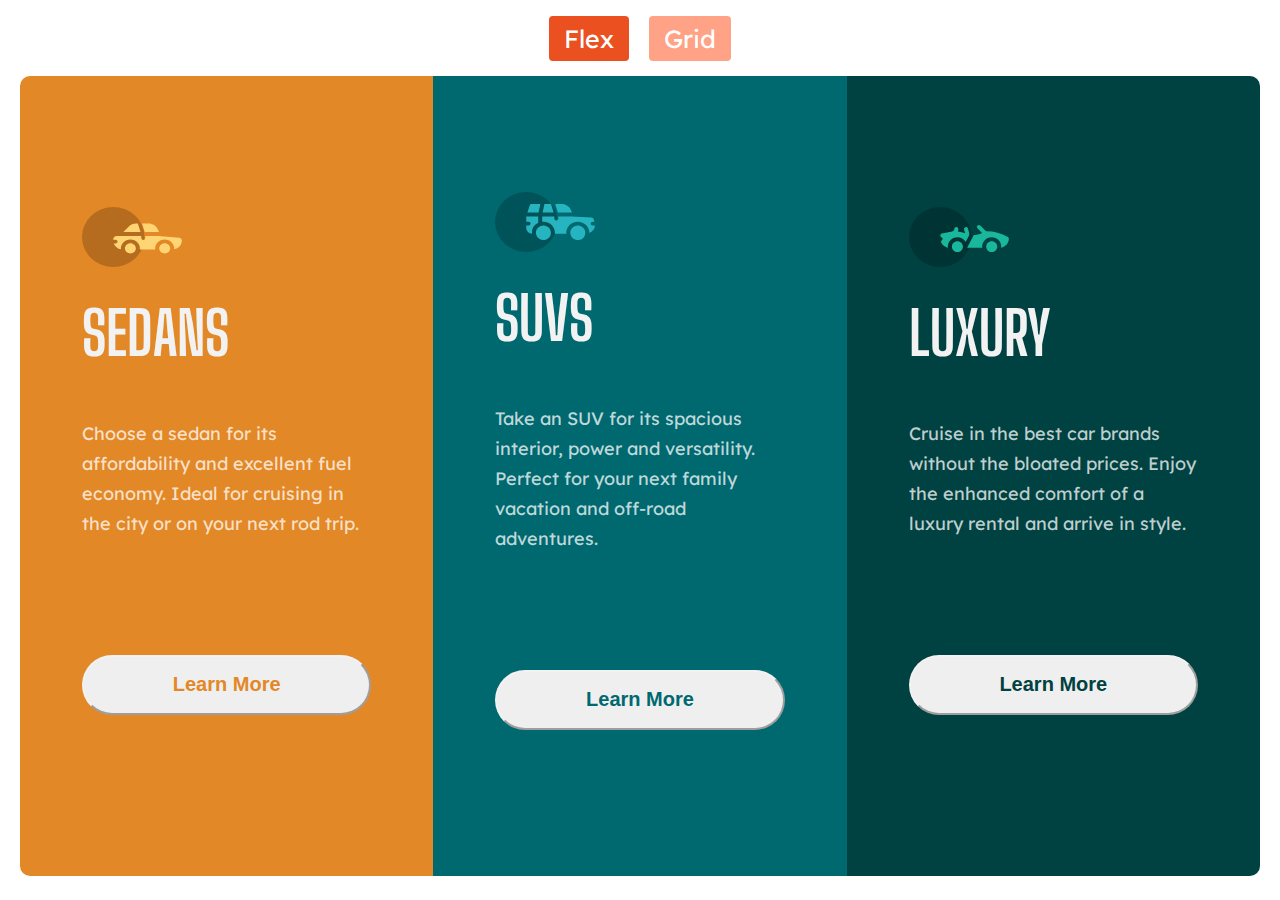
<file: index.html>
<!DOCTYPE html>
<html lang="en">
  <head>
    <meta charset="UTF-8" />
    <meta http-equiv="X-UA-Compatible" content="IE=edge" />
    <meta name="viewport" content="width=device-width, initial-scale=1.0" />
    <title>3-Column Card</title>
    <link rel="icon" href="images/favicon-32x32.png" />
    <link rel="stylesheet" href="index.css" />

    <!-- Google Fonts -->

    <link rel="preconnect" href="https://fonts.googleapis.com">
    <link rel="preconnect" href="https://fonts.gstatic.com" crossorigin>
    <link href="https://fonts.googleapis.com/css2?family=Big+Shoulders+Display:wght@700&family=Lexend+Deca&display=swap" rel="stylesheet">
  </head>
  <body>
    <header>
      <nav>
        <ul>
          <li><a class="active" id="flex-btn" href="index.html">Flex</a></li>
          <li><a id="grid-btn" href="grid.html">Grid</a></li>
        </ul>
      </nav>
    </header>
    <main>
      <div class="main-container">
        <div class="box-a">
          <img src="images/icon-sedans.svg" alt="Sedan icon" />
          <h1>Sedans</h1>
          <p>
            Choose a sedan for its affordability and excellent fuel economy. Ideal for cruising in the city or
            on your next rod trip.
          </p>
          <button type="button">Learn More</button>
        </div>
        <div class="box-b">
          <img src="images/icon-suvs.svg" alt="SUV icon" />
          <h1>Suvs</h1>
          <p>
            Take an SUV for its spacious interior, power and versatility. Perfect for your next family
            vacation and off-road adventures.
          </p>
          <button type="button">Learn More</button>
        </div>
        <div class="box-c">
          <img src="images/icon-luxury.svg" alt="Luxury icon" />
          <h1>Luxury</h1>
          <p>
            Cruise in the best car brands without the bloated prices. Enjoy the enhanced comfort of a luxury
            rental and arrive in style.
          </p>
          <button type="button">Learn More</button>
        </div>
      </div>
    </main>
  </body>
</html>
</file>
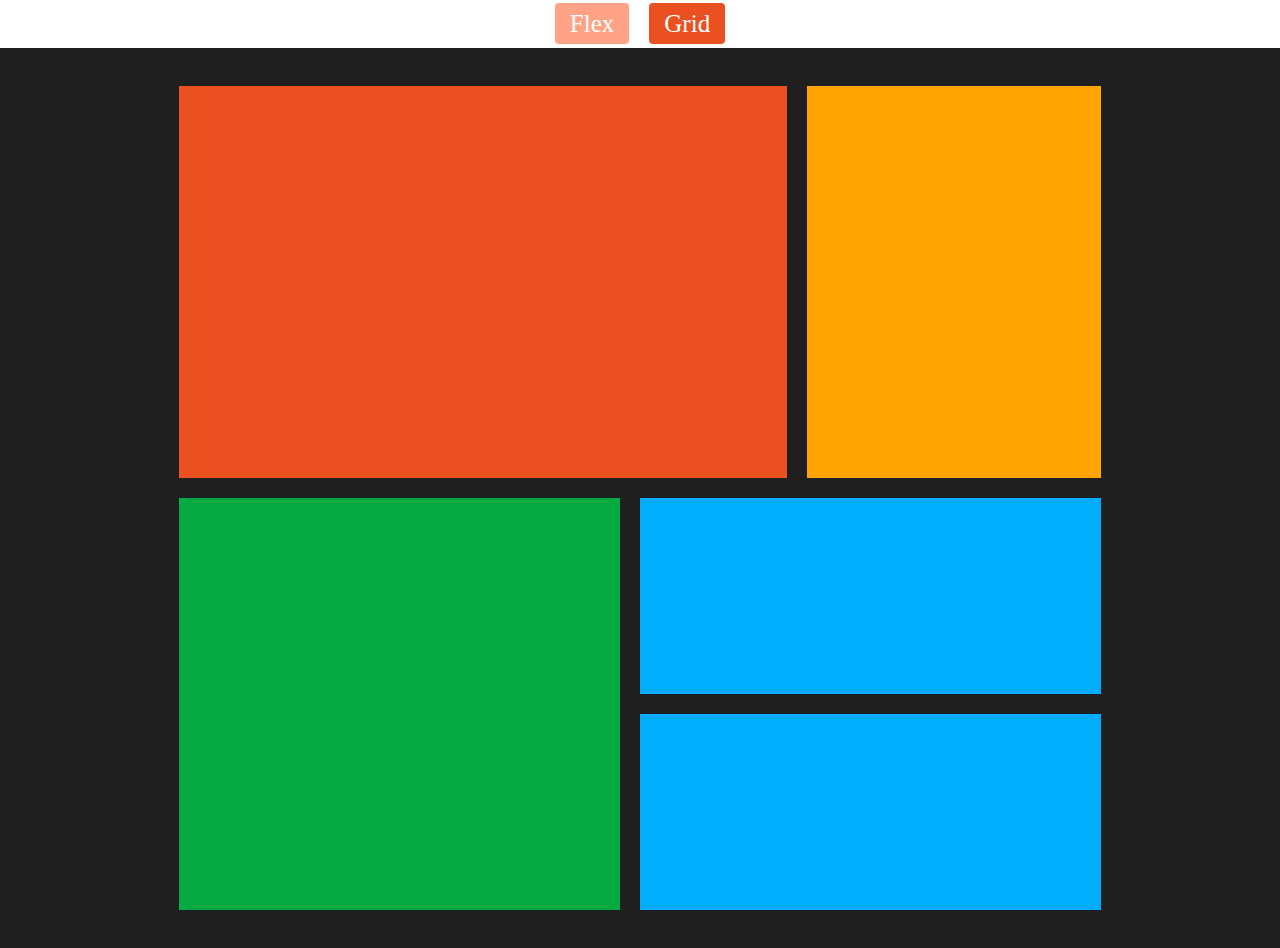
<file: grid.html>
<!DOCTYPE html>
<html lang="en">
  <head>
    <meta charset="UTF-8" />
    <meta http-equiv="X-UA-Compatible" content="IE=edge" />
    <meta name="viewport" content="width=device-width, initial-scale=1.0" />
    <title>Grid Layout</title>
    <link rel="stylesheet" href="grid.css" />
  </head>
  <body>
    <header>
      <nav>
        <ul>
          <li><a id="flex-btn" href="index.html">Flex</a></li>
          <li><a class="active" id="grid-btn" href="grid.html">Grid</a></li>
        </ul>
      </nav>
    </header>
    <main>
      <div class="container">
        <div class="box" id="a"></div>
        <div class="box" id="b"></div>
        <div class="box" id="c"></div>
        <div class="box" id="d"></div>
        <div class="box" id="e"></div>
      </div>
    </main>
  </body>
</html>
</file>
<file: grid.css>
* {
  box-sizing: border-box;
  padding: 0;
  margin: 0;
  text-decoration: none;
  list-style: none;
}

body {
  font-family: montserrat;
}

nav ul {
  font-family: montserrat;
  display: flex;
  padding: 10px;
  font-size: 25px;
  justify-content: center;
}

nav ul li {
  margin: 0 10px;
}

a {
  border-radius: 4px;
  color: white;
  background-color: #ffa285;
  padding: 7px 15px;
}

.active,
a:hover {
  background-color: #eb5020;
  transition: 0.3s;
}

.container {
  color: azure;
  margin: auto;
  padding: 3% 14%;
  height: 100vh;
  background-color: rgb(31, 31, 31);
  display: grid;
  grid-template-columns: 3fr 1fr 2fr;
  grid-template-rows: 2fr 1fr 1fr;
  grid-template-areas:
  "a a b"
  "c d d"
  "c e e";
  gap: 20px;
}

#a {
    background-color: #eb5020;
    grid-area: a;
}

#b {
    background-color: #ffa401;
    grid-area: b;
}

#c {
    background-color: #05aa42;
    grid-area: c;
}

#d {
    background-color: #01aefd;
    grid-area: d;
}

#e {
    background-color: #01aefd;
    grid-area: e;
}


/* grid-template-columns: repeat(3, 1fr); */
/* align-items: center; */
</file>
<file: index.css>
/* CSS RESET */
* {
  margin: 0;
  padding: 0;
  box-sizing: border-box;
  text-decoration: none;
  list-style: none;
}

body {
  font-family: 'Lexend Deca', sans-serif;
}

nav ul {
  display: flex;
  margin-top: 0.5em;
  margin-bottom: 0.5em;
  padding: 10px;
  font-size: 25px;
  justify-content: center;
}

nav ul li {
  margin: 0 10px;
}

a {
  border-radius: 4px;
  color: white;
  background-color: #ffa285;
  padding: 7px 15px;
}

.active,
a:hover {
  background-color: #eb5020;
  transition: 0.3s;
}

.main-container {
  padding-left: 20px;
  padding-right: 20px;
  max-width: 1440px;
  margin: auto;
  display: flex;
  align-items: center;
  justify-content: center;
}

.main-container div {
  min-width: 200px;
  width: 450px;
  height: 800px;
  padding: 5%;
  color: hwb(0 95% 5%);
  display: flex;
  flex-direction: column;
  justify-content: center;
}

button {
  font-size: 20px;
  font-weight: 600;
  margin-bottom: 30px;
  min-width: 50px;
  height: 60px;
  border-color: hsl(0, 0%, 95%);
  border-radius: 40px;
  cursor: pointer;
}

img {
  height: 60px;
  width: 100px;
  margin-bottom: 30px;
}

h1 {
  margin-bottom: 50px;
  text-transform: uppercase;
  font-size: 60px;
  font-weight: 700;
  font-family: 'Big Shoulders Display', cursive;
}

p {
  margin-bottom: 40%;
  line-height: 30px;
  color: hsla(0, 0%, 100%, 0.75);
  font-size: 18px;
}

.box-a {
  background-color: hsl(31, 77%, 52%);
  border-radius: 10px 0px 0px 10px;
}

.box-b {
  background-color: hsl(184, 100%, 22%);
}

.box-c {
  background-color: hsl(179, 100%, 13%);
  border-radius: 0px 10px 10px 0px;
}

.box-a button {
  color: hsl(31, 77%, 52%);
}

.box-b button {
  color: hsl(184, 100%, 22%);
}

.box-c button {
  color: hsl(179, 100%, 13%);
}

.box-a button:active {
  background-color: hsl(31, 77%, 52%);
  color: hsl(0, 0%, 95%);
  transition: 0.2s;
}
.box-b button:active {
  background-color: hsl(184, 100%, 22%);
  color: hsl(0, 0%, 95%);
  transition: 0.2s;
}
.box-c button:active {
  background-color: hsl(179, 100%, 13%);
  color: hsl(0, 0%, 95%);
  transition: 0.2s;
}

@media screen and (max-width: 800px) {
nav ul {
  margin-bottom: 1em;
}

  .main-container {
    padding-left: 0px;
    padding-right: 0px;
    margin: auto;
    display: flex;
    flex-direction: column;
    align-items: center;
    justify-content: center;
  }
  
  .main-container div {
    width: 100%;
    height: 700px;
    display: flex;
    flex-direction: column;
    justify-content: center;
  }
  
  .box-a {
    border-radius: 10px 10px 0px 0px;
  }

  .box-c {
    border-radius: 0px 0px 10px 10px;
  }

  button {
    width: 45%;
    height: 50px;
  }
}

/* font-weight: bold; */
/* color: hsl(0, 0%, 95%); */
/* background-color: rgb(255, 255, 255); */
/* border:1% hsl(0, 100%, 52%); */
/* border-width: 6px; */
/* border-style: solid; */
</file>
